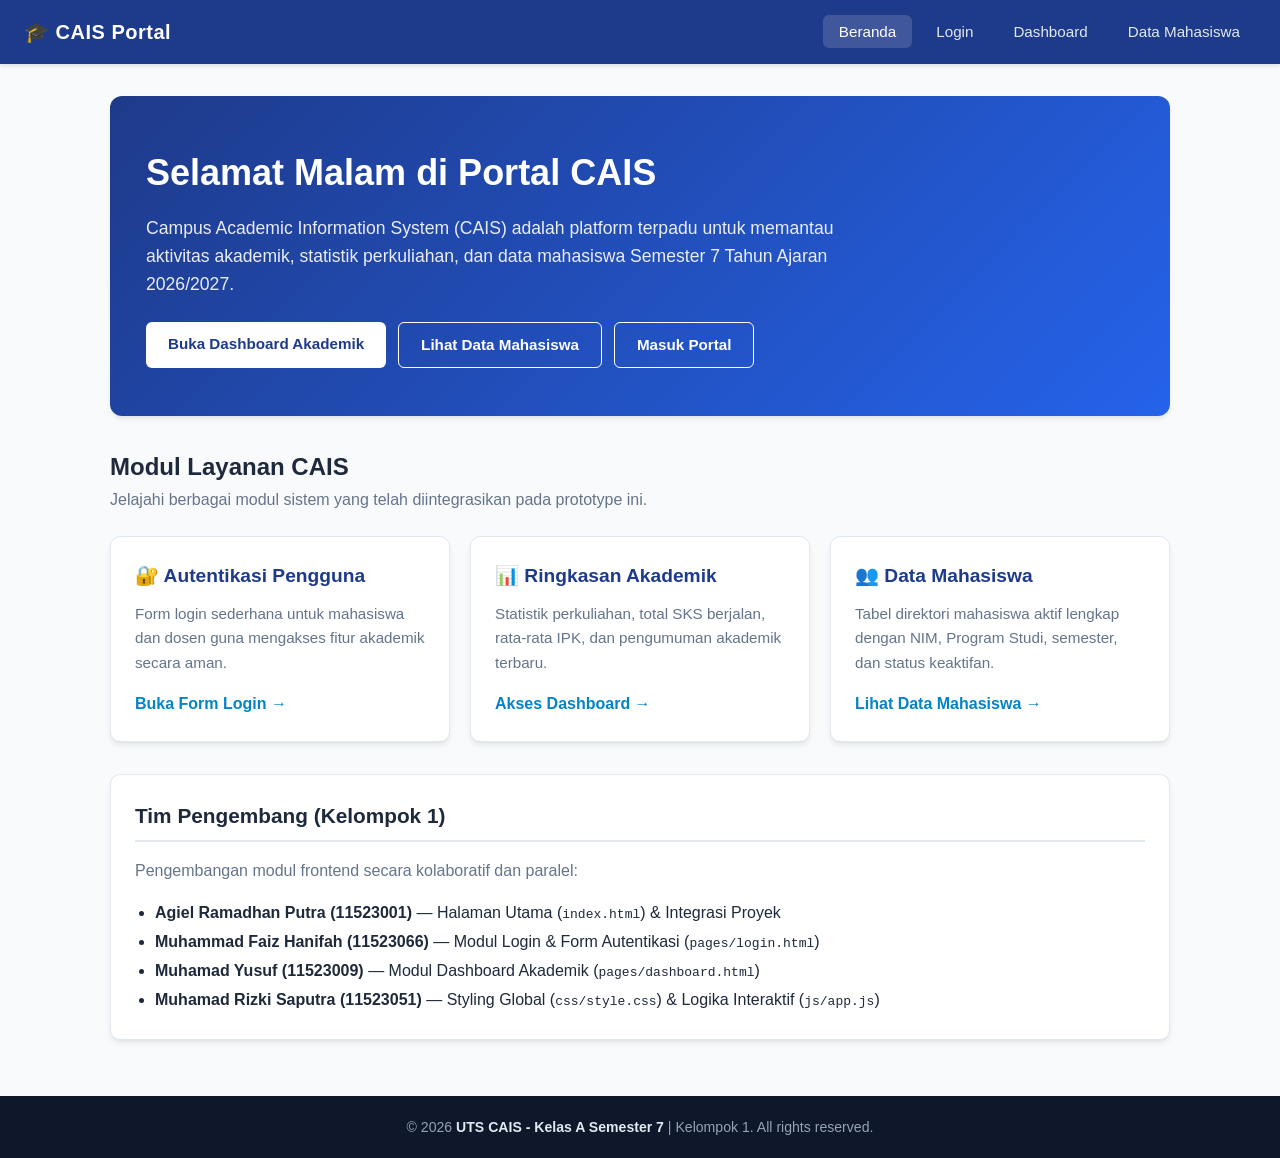
<file: index.html>
<!DOCTYPE html>
<html lang="id">
<head>
    <meta charset="UTF-8">
    <meta name="viewport" content="width=device-width, initial-scale=1.0">
    <title>Beranda - CAIS (Campus Academic Information System)</title>
    <link rel="stylesheet" href="css/style.css">
</head>
<body>

    <!-- Navigasi Utama -->
    <nav class="navbar">
        <a href="index.html" class="nav-brand">
            🎓 CAIS Portal
        </a>
        <ul class="nav-links">
            <li><a href="index.html">Beranda</a></li>
            <li><a href="pages/login.html">Login</a></li>
            <li><a href="pages/dashboard.html">Dashboard</a></li>
            <li><a href="pages/mahasiswa.html">Data Mahasiswa</a></li>
        </ul>
    </nav>

    <div class="container">
        <!-- Hero Section -->
        <section class="hero-section">
            <h1 id="heroTitle"><span id="greetingText">Selamat Datang</span> di Portal CAIS</h1>
            <p>
                Campus Academic Information System (CAIS) adalah platform terpadu untuk memantau aktivitas akademik,
                statistik perkuliahan, dan data mahasiswa Semester 7 Tahun Ajaran 2026/2027.
            </p>
            <div class="hero-buttons">
                <a href="pages/dashboard.html" class="btn btn-light">Buka Dashboard Akademik</a>
                <a href="pages/mahasiswa.html" class="btn btn-outline">Lihat Data Mahasiswa</a>
                <a href="pages/login.html" class="btn btn-outline">Masuk Portal</a>
            </div>
        </section>

        <!-- Fitur Prototype -->
        <div class="page-header">
            <h2>Modul Layanan CAIS</h2>
            <p>Jelajahi berbagai modul sistem yang telah diintegrasikan pada prototype ini.</p>
        </div>

        <div class="feature-grid">
            <div class="feature-card">
                <h3>🔐 Autentikasi Pengguna</h3>
                <p>Form login sederhana untuk mahasiswa dan dosen guna mengakses fitur akademik secara aman.</p>
                <a href="pages/login.html">Buka Form Login &rarr;</a>
            </div>
            <div class="feature-card">
                <h3>📊 Ringkasan Akademik</h3>
                <p>Statistik perkuliahan, total SKS berjalan, rata-rata IPK, dan pengumuman akademik terbaru.</p>
                <a href="pages/dashboard.html">Akses Dashboard &rarr;</a>
            </div>
            <div class="feature-card">
                <h3>👥 Data Mahasiswa</h3>
                <p>Tabel direktori mahasiswa aktif lengkap dengan NIM, Program Studi, semester, dan status keaktifan.</p>
                <a href="pages/mahasiswa.html">Lihat Data Mahasiswa &rarr;</a>
            </div>
        </div>

        <!-- Profil Tim Pengembang -->
        <div class="content-box">
            <h2>Tim Pengembang (Kelompok 1)</h2>
            <p style="color: var(--text-muted); margin-bottom: 16px;">
                Pengembangan modul frontend secara kolaboratif dan paralel:
            </p>
            <ul style="padding-left: 20px; line-height: 1.8;">
                <li><strong>Agiel Ramadhan Putra (11523001)</strong> — Halaman Utama (<code>index.html</code>) & Integrasi Proyek</li>
                <li><strong>Muhammad Faiz Hanifah (11523066)</strong> — Modul Login & Form Autentikasi (<code>pages/login.html</code>)</li>
                <li><strong>Muhamad Yusuf (11523009)</strong> — Modul Dashboard Akademik (<code>pages/dashboard.html</code>)</li>
                <li><strong>Muhamad Rizki Saputra (11523051)</strong> — Styling Global (<code>css/style.css</code>) & Logika Interaktif (<code>js/app.js</code>)</li>
            </ul>
        </div>
    </div>

    <!-- Footer -->
    <footer class="footer">
        <p>&copy; 2026 <strong>UTS CAIS - Kelas A Semester 7</strong> | Kelompok 1. All rights reserved.</p>
    </footer>

    <script src="js/app.js"></script>
</body>
</html>
</file>
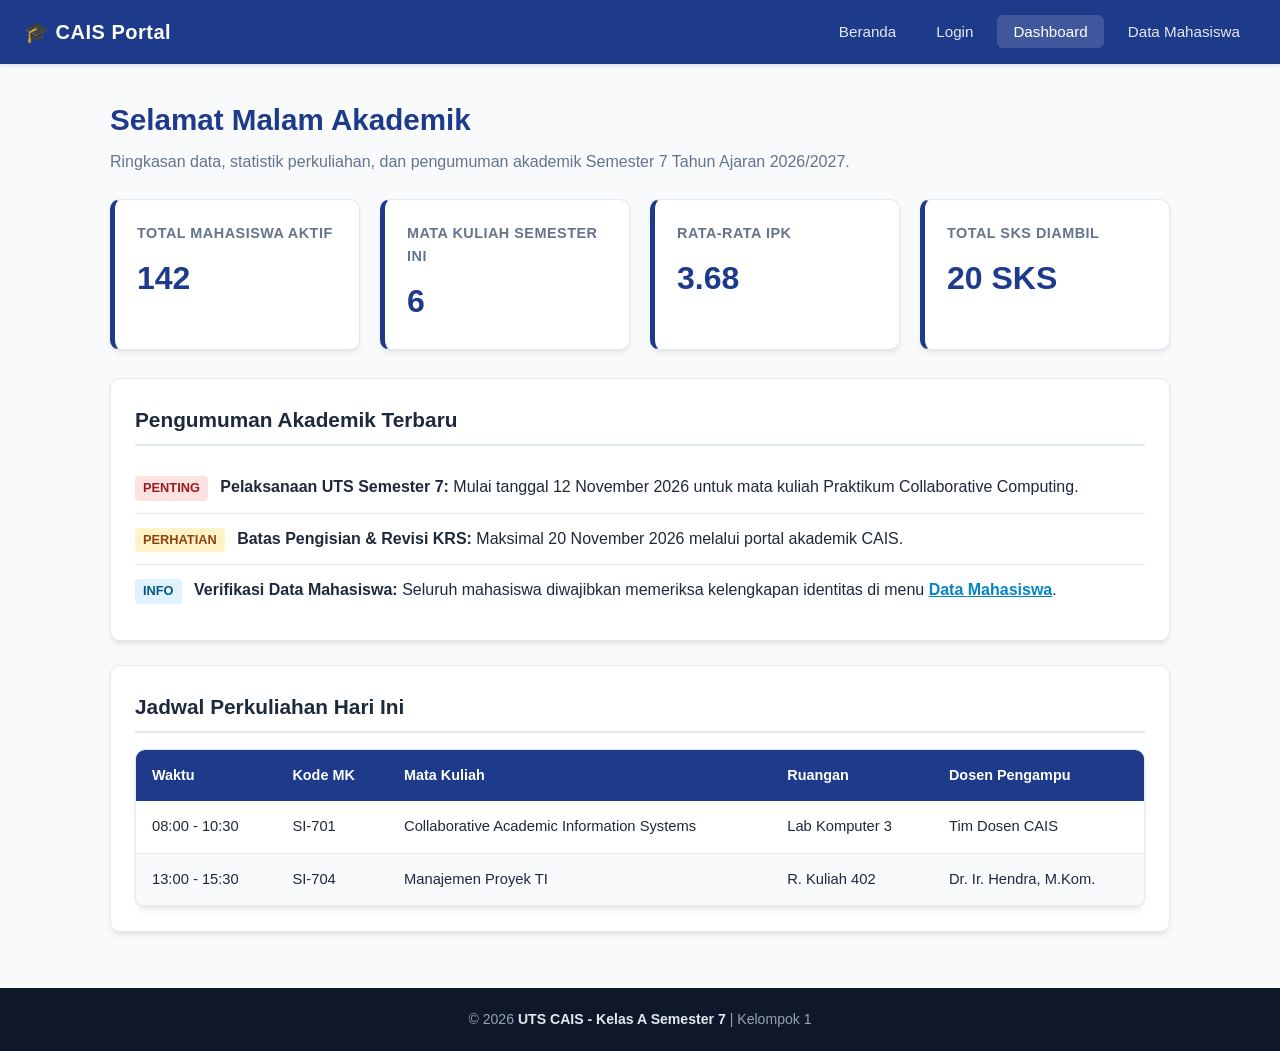
<file: pages/dashboard.html>
<!DOCTYPE html>
<html lang="id">
<head>
    <meta charset="UTF-8">
    <meta name="viewport" content="width=device-width, initial-scale=1.0">
    <title>Dashboard Akademik - CAIS</title>
    <link rel="stylesheet" href="../css/style.css">
</head>
<body>

    <!-- Navigasi Utama -->
    <nav class="navbar">
        <a href="../index.html" class="nav-brand">
            🎓 CAIS Portal
        </a>
        <ul class="nav-links">
            <li><a href="../index.html">Beranda</a></li>
            <li><a href="login.html">Login</a></li>
            <li><a href="dashboard.html">Dashboard</a></li>
            <li><a href="mahasiswa.html">Data Mahasiswa</a></li>
        </ul>
    </nav>

    <div class="container">
        <div class="page-header">
            <h1><span id="greetingText">Dashboard</span> Akademik</h1>
            <p>Ringkasan data, statistik perkuliahan, dan pengumuman akademik Semester 7 Tahun Ajaran 2026/2027.</p>
        </div>

        <!-- Ringkasan Statistik Akademik -->
        <div class="stat-cards">
            <div class="stat-card">
                <h3>Total Mahasiswa Aktif</h3>
                <div class="stat-number">142</div>
            </div>
            <div class="stat-card">
                <h3>Mata Kuliah Semester Ini</h3>
                <div class="stat-number">6</div>
            </div>
            <div class="stat-card">
                <h3>Rata-Rata IPK</h3>
                <div class="stat-number">3.68</div>
            </div>
            <div class="stat-card">
                <h3>Total SKS Diambil</h3>
                <div class="stat-number">20 SKS</div>
            </div>
        </div>

        <!-- Pengumuman Akademik -->
        <div class="content-box">
            <h2>Pengumuman Akademik Terbaru</h2>
            <ul class="announcement-list">
                <li>
                    <span class="announcement-tag tag-urgent">PENTING</span>
                    <strong>Pelaksanaan UTS Semester 7:</strong> Mulai tanggal 12 November 2026 untuk mata kuliah Praktikum Collaborative Computing.
                </li>
                <li>
                    <span class="announcement-tag tag-notice">PERHATIAN</span>
                    <strong>Batas Pengisian & Revisi KRS:</strong> Maksimal 20 November 2026 melalui portal akademik CAIS.
                </li>
                <li>
                    <span class="announcement-tag tag-info">INFO</span>
                    <strong>Verifikasi Data Mahasiswa:</strong> Seluruh mahasiswa diwajibkan memeriksa kelengkapan identitas di menu 
                    <a href="mahasiswa.html" style="color: var(--secondary-color); font-weight: 600;">Data Mahasiswa</a>.
                </li>
            </ul>
        </div>

        <!-- Jadwal Kuliah Ringkas -->
        <div class="content-box">
            <h2>Jadwal Perkuliahan Hari Ini</h2>
            <div class="table-wrapper">
                <table class="data-table">
                    <thead>
                        <tr>
                            <th>Waktu</th>
                            <th>Kode MK</th>
                            <th>Mata Kuliah</th>
                            <th>Ruangan</th>
                            <th>Dosen Pengampu</th>
                        </tr>
                    </thead>
                    <tbody>
                        <tr>
                            <td>08:00 - 10:30</td>
                            <td>SI-701</td>
                            <td>Collaborative Academic Information Systems</td>
                            <td>Lab Komputer 3</td>
                            <td>Tim Dosen CAIS</td>
                        </tr>
                        <tr>
                            <td>13:00 - 15:30</td>
                            <td>SI-704</td>
                            <td>Manajemen Proyek TI</td>
                            <td>R. Kuliah 402</td>
                            <td>Dr. Ir. Hendra, M.Kom.</td>
                        </tr>
                    </tbody>
                </table>
            </div>
        </div>
    </div>

    <!-- Footer -->
    <footer class="footer">
        <p>&copy; 2026 <strong>UTS CAIS - Kelas A Semester 7</strong> | Kelompok 1</p>
    </footer>

    <script src="../js/app.js"></script>
</body>
</html>
</file>
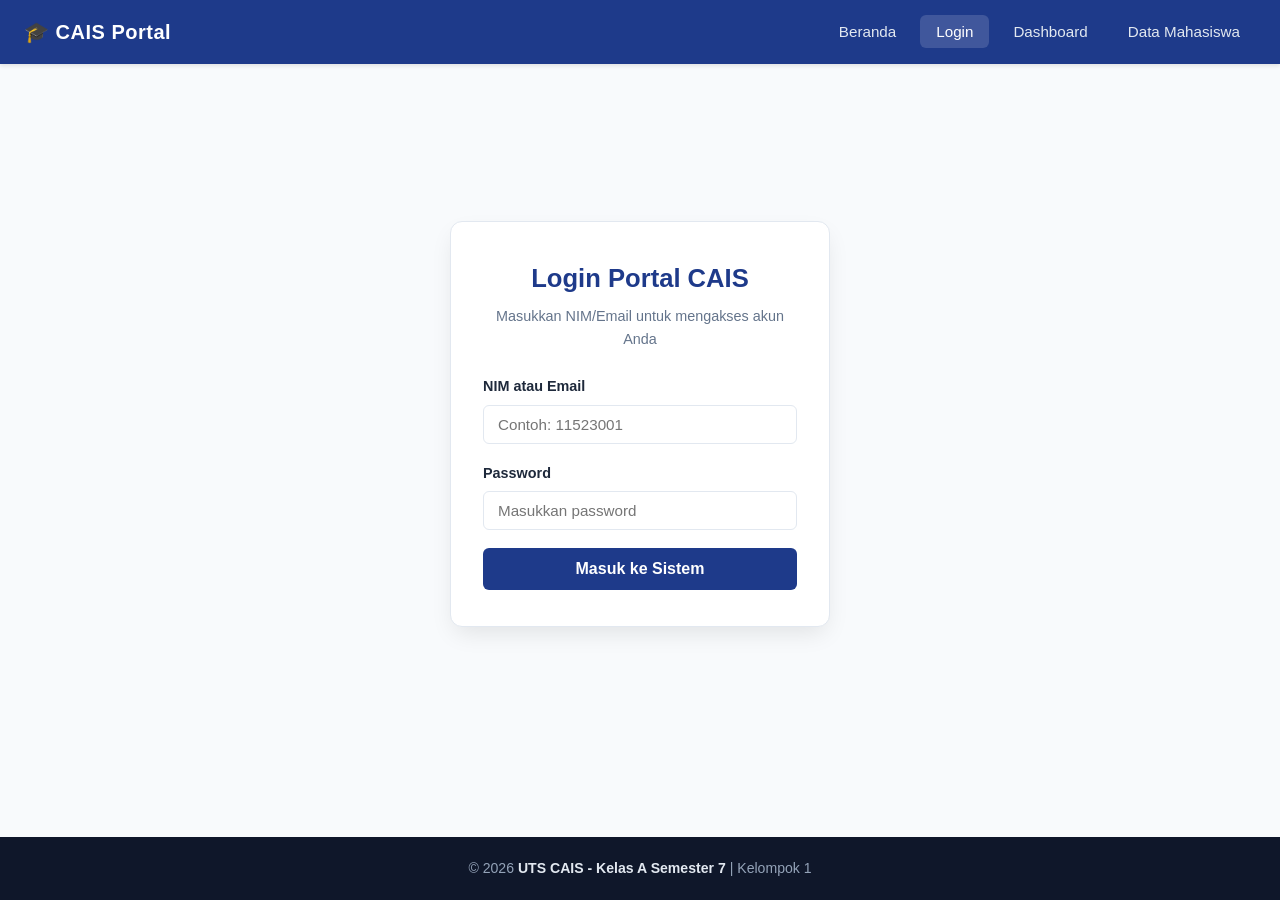
<file: pages/login.html>
<!DOCTYPE html>
<html lang="id">
<head>
    <meta charset="UTF-8">
    <meta name="viewport" content="width=device-width, initial-scale=1.0">
    <title>Login - CAIS</title>
    <link rel="stylesheet" href="../css/style.css">
</head>
<body>

    <!-- Navigasi -->
    <nav class="navbar">
        <a href="../index.html" class="nav-brand">
            🎓 CAIS Portal
        </a>
        <ul class="nav-links">
            <li><a href="../index.html">Beranda</a></li>
            <li><a href="login.html">Login</a></li>
            <li><a href="dashboard.html">Dashboard</a></li>
            <li><a href="mahasiswa.html">Data Mahasiswa</a></li>
        </ul>
    </nav>

    <!-- Form Login Sederhana -->
    <div class="login-container">
        <div class="login-card">
            <div class="login-header">
                <h2>Login Portal CAIS</h2>
                <p>Masukkan NIM/Email untuk mengakses akun Anda</p>
            </div>

            <!-- Tempat Pesan Validasi / Notifikasi -->
            <div id="loginAlert" class="alert-box"></div>

            <form id="loginForm">
                <div class="form-group">
                    <label for="username">NIM atau Email</label>
                    <input type="text" id="username" name="username" placeholder="Contoh: 11523001" required>
                </div>

                <div class="form-group">
                    <label for="password">Password</label>
                    <input type="password" id="password" name="password" placeholder="Masukkan password" required>
                </div>

                <button type="submit" class="btn-login">Masuk ke Sistem</button>
            </form>
        </div>
    </div>

    <!-- Footer -->
    <footer class="footer">
        <p>&copy; 2026 <strong>UTS CAIS - Kelas A Semester 7</strong> | Kelompok 1</p>
    </footer>

    <script src="../js/app.js"></script>
</body>
</html>
</file>
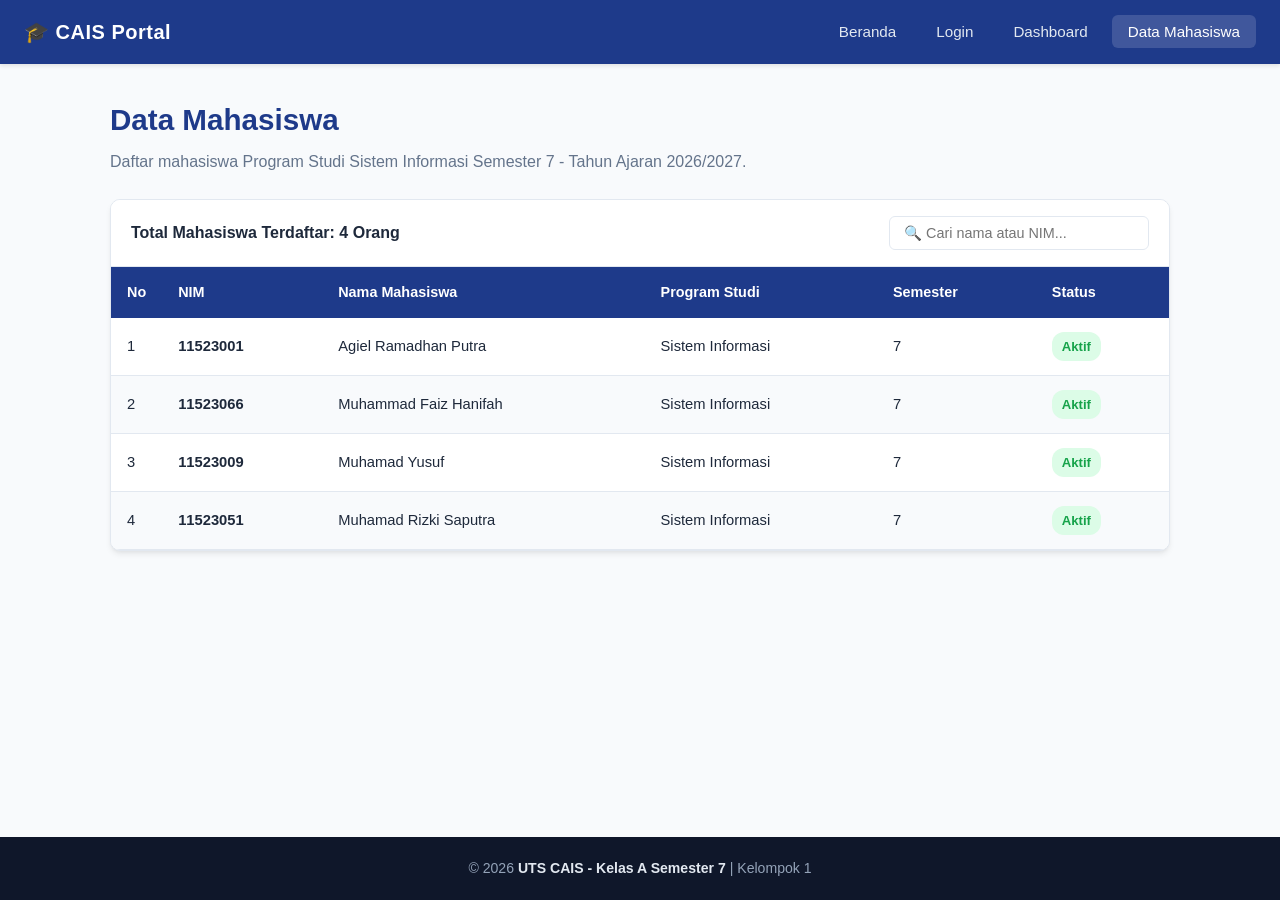
<file: pages/mahasiswa.html>
<!DOCTYPE html>
<html lang="id">
<head>
    <meta charset="UTF-8">
    <meta name="viewport" content="width=device-width, initial-scale=1.0">
    <title>Data Mahasiswa - CAIS</title>
    <link rel="stylesheet" href="../css/style.css">
</head>
<body>

    <!-- Navigasi Utama -->
    <nav class="navbar">
        <a href="../index.html" class="nav-brand">
            🎓 CAIS Portal
        </a>
        <ul class="nav-links">
            <li><a href="../index.html">Beranda</a></li>
            <li><a href="login.html">Login</a></li>
            <li><a href="dashboard.html">Dashboard</a></li>
            <li><a href="mahasiswa.html">Data Mahasiswa</a></li>
        </ul>
    </nav>

    <div class="container">
        <div class="page-header">
            <h1>Data Mahasiswa</h1>
            <p>Daftar mahasiswa Program Studi Sistem Informasi Semester 7 - Tahun Ajaran 2026/2027.</p>
        </div>

        <div class="table-wrapper">
            <!-- Toolbar & Search Filter -->
            <div class="table-toolbar">
                <span style="font-weight: 600; color: var(--text-dark);">Total Mahasiswa Terdaftar: 4 Orang</span>
                <input type="text" id="searchMahasiswa" class="search-input" placeholder="🔍 Cari nama atau NIM...">
            </div>

            <!-- Tabel Data Mahasiswa -->
            <table class="data-table">
                <thead>
                    <tr>
                        <th style="width: 50px;">No</th>
                        <th>NIM</th>
                        <th>Nama Mahasiswa</th>
                        <th>Program Studi</th>
                        <th>Semester</th>
                        <th>Status</th>
                    </tr>
                </thead>
                <tbody>
                    <tr>
                        <td>1</td>
                        <td><strong>11523001</strong></td>
                        <td>Agiel Ramadhan Putra</td>
                        <td>Sistem Informasi</td>
                        <td>7</td>
                        <td><span class="badge badge-active">Aktif</span></td>
                    </tr>
                    <tr>
                        <td>2</td>
                        <td><strong>11523066</strong></td>
                        <td>Muhammad Faiz Hanifah</td>
                        <td>Sistem Informasi</td>
                        <td>7</td>
                        <td><span class="badge badge-active">Aktif</span></td>
                    </tr>
                    <tr>
                        <td>3</td>
                        <td><strong>11523009</strong></td>
                        <td>Muhamad Yusuf</td>
                        <td>Sistem Informasi</td>
                        <td>7</td>
                        <td><span class="badge badge-active">Aktif</span></td>
                    </tr>
                    <tr>
                        <td>4</td>
                        <td><strong>11523051</strong></td>
                        <td>Muhamad Rizki Saputra</td>
                        <td>Sistem Informasi</td>
                        <td>7</td>
                        <td><span class="badge badge-active">Aktif</span></td>
                    </tr>
                </tbody>
            </table>
        </div>
    </div>

    <!-- Footer -->
    <footer class="footer">
        <p>&copy; 2026 <strong>UTS CAIS - Kelas A Semester 7</strong> | Kelompok 1</p>
    </footer>

    <script src="../js/app.js"></script>
</body>
</html>
</file>
<file: css/style.css>
/* ==========================================================================
   CAIS (Campus Academic Information System) - Global Stylesheet
   Modul: Styling Global (css/style.css)
   ========================================================================== */

:root {
    --primary-color: #1e3a8a;
    --primary-hover: #1e40af;
    --secondary-color: #0284c7;
    --success-color: #16a34a;
    --success-bg: #dcfce7;
    --warning-color: #d97706;
    --warning-bg: #fef3c7;
    --bg-light: #f8fafc;
    --text-dark: #1e293b;
    --text-muted: #64748b;
    --border-color: #e2e8f0;
    --card-shadow: 0 4px 6px -1px rgba(0, 0, 0, 0.08), 0 2px 4px -2px rgba(0, 0, 0, 0.05);
}

* {
    box-sizing: border-box;
    margin: 0;
    padding: 0;
}

body {
    font-family: -apple-system, BlinkMacSystemFont, "Segoe UI", Roboto, Helvetica, Arial, sans-serif;
    background-color: var(--bg-light);
    color: var(--text-dark);
    line-height: 1.6;
    min-height: 100vh;
    display: flex;
    flex-direction: column;
}

/* ==========================================================================
   Navigation Bar
   ========================================================================== */
.navbar {
    background-color: var(--primary-color);
    color: white;
    padding: 0 24px;
    display: flex;
    justify-content: space-between;
    align-items: center;
    height: 64px;
    box-shadow: 0 2px 4px rgba(0, 0, 0, 0.1);
    position: sticky;
    top: 0;
    z-index: 100;
}

.nav-brand {
    font-size: 1.25rem;
    font-weight: 700;
    letter-spacing: 0.5px;
    display: flex;
    align-items: center;
    gap: 8px;
    color: white;
    text-decoration: none;
}

.nav-links {
    display: flex;
    list-style: none;
    gap: 8px;
}

.nav-links a {
    color: #e2e8f0;
    text-decoration: none;
    font-weight: 500;
    font-size: 0.95rem;
    padding: 8px 16px;
    border-radius: 6px;
    transition: background-color 0.2s, color 0.2s;
}

.nav-links a:hover,
.nav-links a.active {
    background-color: rgba(255, 255, 255, 0.15);
    color: #ffffff;
}

/* ==========================================================================
   Main Container Layout
   ========================================================================== */
.container {
    max-width: 1100px;
    width: 100%;
    margin: 32px auto;
    padding: 0 20px;
    flex: 1;
}

.page-header {
    margin-bottom: 24px;
}

.page-header h1 {
    font-size: 1.85rem;
    color: var(--primary-color);
    margin-bottom: 6px;
}

.page-header p {
    color: var(--text-muted);
    font-size: 1rem;
}

/* ==========================================================================
   Beranda (Homepage) Components
   ========================================================================== */
.hero-section {
    background: linear-gradient(135deg, #1e3a8a 0%, #2563eb 100%);
    color: white;
    padding: 48px 36px;
    border-radius: 12px;
    margin-bottom: 32px;
    box-shadow: var(--card-shadow);
}

.hero-section h1 {
    font-size: 2.25rem;
    margin-bottom: 12px;
}

.hero-section p {
    font-size: 1.1rem;
    opacity: 0.9;
    max-width: 700px;
    margin-bottom: 24px;
}

.hero-buttons {
    display: flex;
    gap: 12px;
    flex-wrap: wrap;
}

.btn {
    display: inline-block;
    padding: 10px 22px;
    border-radius: 6px;
    font-size: 0.95rem;
    font-weight: 600;
    text-decoration: none;
    cursor: pointer;
    border: none;
    transition: all 0.2s ease;
}

.btn-primary {
    background-color: var(--primary-color);
    color: white;
}

.btn-primary:hover {
    background-color: var(--primary-hover);
}

.btn-light {
    background-color: white;
    color: var(--primary-color);
}

.btn-light:hover {
    background-color: #f1f5f9;
}

.btn-outline {
    background-color: transparent;
    color: white;
    border: 1.5px solid white;
}

.btn-outline:hover {
    background-color: rgba(255, 255, 255, 0.1);
}

.feature-grid {
    display: grid;
    grid-template-columns: repeat(auto-fit, minmax(280px, 1fr));
    gap: 20px;
    margin-bottom: 32px;
}

.feature-card {
    background: white;
    padding: 24px;
    border-radius: 10px;
    box-shadow: var(--card-shadow);
    border: 1px solid var(--border-color);
    transition: transform 0.2s ease, box-shadow 0.2s ease;
}

.feature-card:hover {
    transform: translateY(-3px);
    box-shadow: 0 10px 15px -3px rgba(0, 0, 0, 0.1);
}

.feature-card h3 {
    color: var(--primary-color);
    margin-bottom: 10px;
    font-size: 1.2rem;
}

.feature-card p {
    color: var(--text-muted);
    font-size: 0.95rem;
    margin-bottom: 16px;
}

.feature-card a {
    color: var(--secondary-color);
    text-decoration: none;
    font-weight: 600;
}

.feature-card a:hover {
    text-decoration: underline;
}

/* ==========================================================================
   Dashboard Components
   ========================================================================== */
.stat-cards {
    display: grid;
    grid-template-columns: repeat(auto-fit, minmax(220px, 1fr));
    gap: 20px;
    margin-bottom: 28px;
}

.stat-card {
    background: white;
    padding: 22px;
    border-radius: 10px;
    box-shadow: var(--card-shadow);
    border-left: 5px solid var(--primary-color);
    border-top: 1px solid var(--border-color);
    border-right: 1px solid var(--border-color);
    border-bottom: 1px solid var(--border-color);
}

.stat-card h3 {
    margin: 0 0 8px;
    color: var(--text-muted);
    font-size: 0.9rem;
    text-transform: uppercase;
    letter-spacing: 0.5px;
}

.stat-card .stat-number {
    font-size: 2rem;
    font-weight: 700;
    color: var(--primary-color);
}

.content-box {
    background: white;
    padding: 24px;
    border-radius: 10px;
    margin-bottom: 24px;
    box-shadow: var(--card-shadow);
    border: 1px solid var(--border-color);
}

.content-box h2 {
    font-size: 1.3rem;
    color: var(--text-dark);
    margin-bottom: 16px;
    border-bottom: 2px solid var(--border-color);
    padding-bottom: 8px;
}

.announcement-list {
    list-style: none;
}

.announcement-list li {
    padding: 12px 0;
    border-bottom: 1px solid var(--border-color);
}

.announcement-list li:last-child {
    border-bottom: none;
}

.announcement-tag {
    display: inline-block;
    padding: 2px 8px;
    border-radius: 4px;
    font-size: 0.8rem;
    font-weight: 600;
    margin-right: 8px;
}

.tag-urgent { background: #fee2e2; color: #991b1b; }
.tag-info { background: #e0f2fe; color: #075985; }
.tag-notice { background: #fef3c7; color: #92400e; }

/* ==========================================================================
   Data Table Components (Data Mahasiswa)
   ========================================================================== */
.table-wrapper {
    background: white;
    border-radius: 10px;
    overflow: hidden;
    box-shadow: var(--card-shadow);
    border: 1px solid var(--border-color);
}

.table-toolbar {
    padding: 16px 20px;
    display: flex;
    justify-content: space-between;
    align-items: center;
    background: #ffffff;
    border-bottom: 1px solid var(--border-color);
    flex-wrap: wrap;
    gap: 12px;
}

.search-input {
    padding: 8px 14px;
    border: 1px solid var(--border-color);
    border-radius: 6px;
    font-size: 0.9rem;
    width: 260px;
}

.search-input:focus {
    outline: none;
    border-color: var(--primary-color);
}

.data-table {
    width: 100%;
    border-collapse: collapse;
    text-align: left;
}

.data-table th {
    background-color: var(--primary-color);
    color: white;
    padding: 14px 16px;
    font-weight: 600;
    font-size: 0.9rem;
}

.data-table td {
    padding: 14px 16px;
    border-bottom: 1px solid var(--border-color);
    font-size: 0.92rem;
}

.data-table tr:nth-child(even) {
    background-color: #f8fafc;
}

.data-table tr:hover {
    background-color: #f1f5f9;
}

.badge {
    display: inline-block;
    padding: 4px 10px;
    border-radius: 12px;
    font-size: 0.82rem;
    font-weight: 600;
}

.badge-active {
    background-color: var(--success-bg);
    color: var(--success-color);
}

/* ==========================================================================
   Login Form Components
   ========================================================================== */
.login-container {
    display: flex;
    justify-content: center;
    align-items: center;
    min-height: calc(100vh - 180px);
    padding: 20px;
}

.login-card {
    background: white;
    padding: 36px 32px;
    border-radius: 12px;
    box-shadow: 0 10px 25px -5px rgba(0, 0, 0, 0.1);
    width: 100%;
    max-width: 380px;
    border: 1px solid var(--border-color);
}

.login-header {
    text-align: center;
    margin-bottom: 24px;
}

.login-header h2 {
    color: var(--primary-color);
    font-size: 1.6rem;
    margin-bottom: 6px;
}

.login-header p {
    color: var(--text-muted);
    font-size: 0.9rem;
}

.form-group {
    margin-bottom: 18px;
}

.form-group label {
    display: block;
    margin-bottom: 6px;
    font-size: 0.9rem;
    font-weight: 600;
    color: var(--text-dark);
}

.form-group input {
    width: 100%;
    padding: 10px 14px;
    border: 1px solid var(--border-color);
    border-radius: 6px;
    font-size: 0.95rem;
    transition: border-color 0.2s;
}

.form-group input:focus {
    outline: none;
    border-color: var(--primary-color);
    box-shadow: 0 0 0 3px rgba(30, 58, 138, 0.15);
}

.btn-login {
    width: 100%;
    padding: 12px;
    background-color: var(--primary-color);
    border: none;
    border-radius: 6px;
    color: white;
    font-size: 1rem;
    font-weight: 600;
    cursor: pointer;
    transition: background-color 0.2s;
}

.btn-login:hover {
    background-color: var(--primary-hover);
}

.alert-box {
    display: none;
    padding: 12px 16px;
    border-radius: 6px;
    font-size: 0.9rem;
    margin-bottom: 16px;
}

.alert-success {
    display: block;
    background-color: var(--success-bg);
    color: var(--success-color);
    border: 1px solid #bbf7d0;
}

.alert-error {
    display: block;
    background-color: #fee2e2;
    color: #991b1b;
    border: 1px solid #fecaca;
}

/* ==========================================================================
   Footer
   ========================================================================== */
.footer {
    background-color: #0f172a;
    color: #94a3b8;
    text-align: center;
    padding: 20px;
    font-size: 0.88rem;
    margin-top: auto;
}

.footer strong {
    color: #e2e8f0;
}

/* ==========================================================================
   Responsive
   ========================================================================== */
@media (max-width: 768px) {
    .navbar {
        flex-direction: column;
        height: auto;
        padding: 12px 16px;
        gap: 12px;
    }
    
    .nav-links {
        flex-wrap: wrap;
        justify-content: center;
    }

    .hero-section {
        padding: 32px 20px;
    }

    .hero-section h1 {
        font-size: 1.75rem;
    }
    
    .table-wrapper {
        overflow-x: auto;
    }
}
</file>
